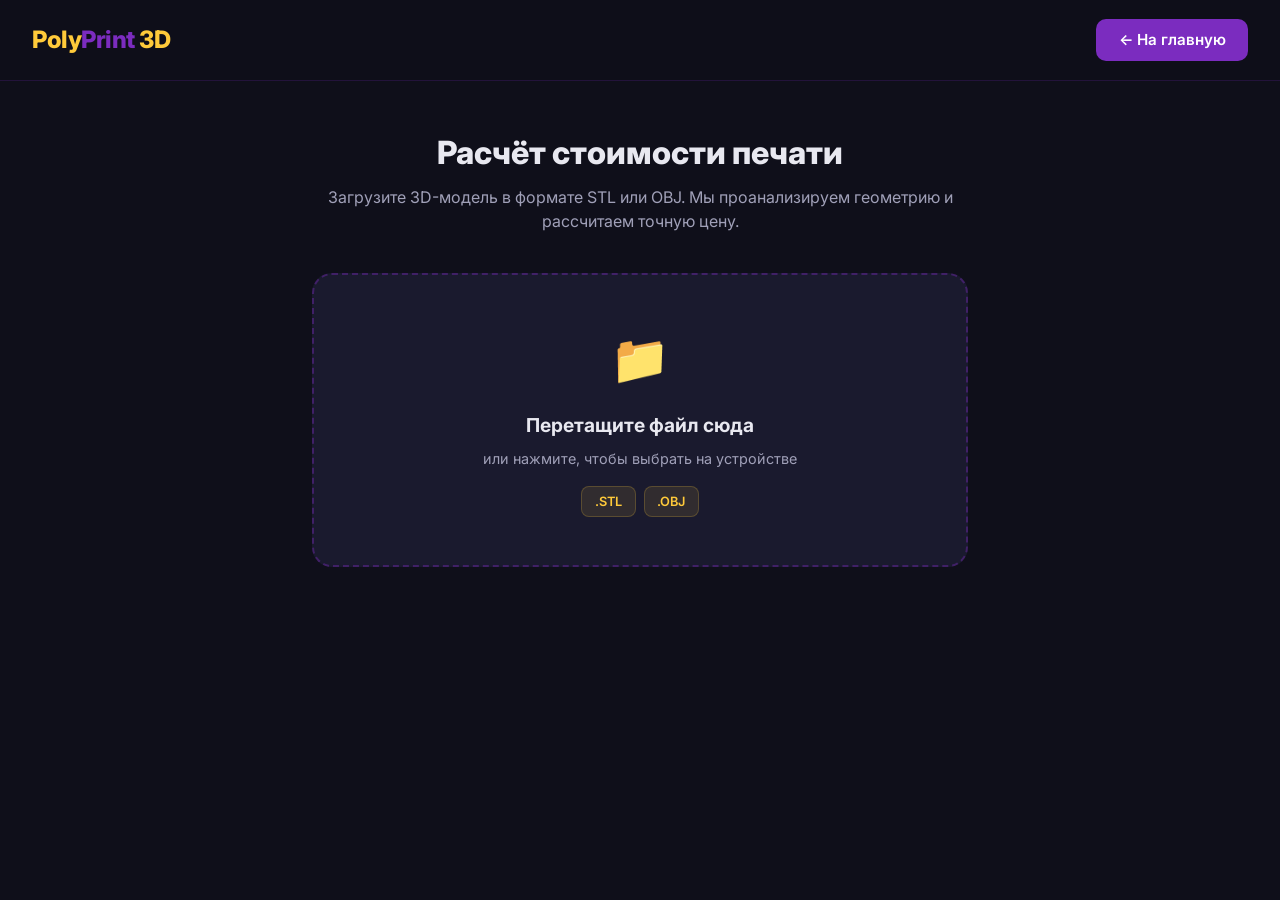
<file: calculator.html>
<!DOCTYPE html>
<html lang="ru">
<head>
  <meta charset="UTF-8">
  <meta name="viewport" content="width=device-width, initial-scale=1.0">
  <title>Калькулятор стоимости — PolyPrint 3D</title>
  <link href="https://fonts.googleapis.com/css2?family=Inter:wght@400;500;600;700;800&display=swap" rel="stylesheet">
  <style>
    :root {
      --primary: #7b2cbf;
      --accent: #ffca3a;
      --bg: #0f0f1a;
      --card: #1a1a2e;
      --card-hover: #252540;
      --text: #e8e8f0;
      --muted: #a0a0b8;
    }
    * { box-sizing: border-box; margin: 0; padding: 0; }
    body {
      background: var(--bg); font-family: 'Inter', system-ui, sans-serif;
      color: var(--text); line-height: 1.5; min-height: 100vh;
    }
    .nav {
      display: flex; align-items: center; justify-content: space-between;
      padding: 1.2rem 2rem; background: rgba(15,15,26,0.85);
      backdrop-filter: blur(12px); position: sticky; top: 0; z-index: 100;
      border-bottom: 1px solid rgba(123,44,191,0.2);
    }
    .logo { font-size: 1.5rem; font-weight: 800; color: var(--accent); letter-spacing: -0.5px; text-decoration: none; }
    .logo span { color: var(--primary); }
    .btn {
      padding: 0.6rem 1.4rem; border-radius: 10px; border: none; cursor: pointer;
      font-weight: 600; font-size: 0.95rem; transition: all 0.2s; font-family: inherit; text-decoration: none; display: inline-block;
    }
    .btn-primary { background: var(--primary); color: #fff; }
    .btn-primary:hover { background: #9b4fd9; transform: translateY(-2px); }
    .btn-accent { background: var(--accent); color: #1a1a2e; }
    .btn-accent:hover { background: #ffe082; transform: translateY(-2px); }

    .container { max-width: 960px; margin: 0 auto; padding: 2.5rem 2rem; }
    .page-title { font-size: 1.8rem; font-weight: 800; margin-bottom: 0.4rem; }
    .file-name { color: var(--accent); font-weight: 600; font-size: 1rem; margin-bottom: 2rem; }

    .grid { display: grid; grid-template-columns: 1fr 340px; gap: 2rem; }
    @media (max-width: 800px) { .grid { grid-template-columns: 1fr; } }

    .panel {
      background: var(--card); border-radius: 16px; padding: 1.8rem;
      border: 1px solid rgba(255,255,255,0.05);
    }
    .panel h3 { font-size: 1.1rem; margin-bottom: 1.2rem; display: flex; align-items: center; gap: 0.5rem; }

    .slider-group { margin-bottom: 1.5rem; }
    .slider-header { display: flex; justify-content: space-between; margin-bottom: 0.5rem; }
    .slider-label { font-size: 0.9rem; color: var(--muted); }
    .slider-value { font-weight: 700; color: var(--accent); font-size: 0.95rem; }
    input[type=range] {
      -webkit-appearance: none; width: 100%; height: 8px; border-radius: 4px;
      background: rgba(255,255,255,0.08); outline: none; cursor: pointer;
    }
    input[type=range]::-webkit-slider-thumb {
      -webkit-appearance: none; width: 22px; height: 22px; border-radius: 50%;
      background: var(--accent); border: 3px solid var(--bg);
      box-shadow: 0 2px 8px rgba(255,202,58,0.3); cursor: pointer; transition: transform 0.15s;
    }
    input[type=range]::-webkit-slider-thumb:hover { transform: scale(1.15); }
    input[type=range]::-moz-range-thumb {
      width: 22px; height: 22px; border-radius: 50%; background: var(--accent);
      border: 3px solid var(--bg); cursor: pointer;
    }
    .slider-hints { display: flex; justify-content: space-between; font-size: 0.75rem; color: var(--muted); margin-top: 0.3rem; }

    .materials { display: grid; grid-template-columns: repeat(2, 1fr); gap: 0.7rem; }
    .mat-card {
      padding: 1rem; border-radius: 12px; border: 2px solid rgba(255,255,255,0.06);
      background: rgba(255,255,255,0.02); cursor: pointer; transition: all 0.2s;
      display: flex; flex-direction: column; gap: 0.3rem;
    }
    .mat-card:hover { border-color: rgba(123,44,191,0.4); background: rgba(123,44,191,0.06); }
    .mat-card.active {
      border-color: var(--primary); background: rgba(123,44,191,0.12);
      box-shadow: 0 0 20px rgba(123,44,191,0.15);
    }
    .mat-name { font-weight: 700; font-size: 0.95rem; }
    .mat-price { font-size: 0.85rem; color: var(--muted); }
    .mat-price strong { color: var(--accent); }

    .summary {
      background: linear-gradient(135deg, rgba(123,44,191,0.2), rgba(255,202,58,0.08));
      border: 1px solid rgba(123,44,191,0.25); border-radius: 16px; padding: 1.5rem;
      position: sticky; top: 6rem;
    }
    .summary h3 { font-size: 1.1rem; margin-bottom: 1rem; text-align: center; }
    .sum-row { display: flex; justify-content: space-between; padding: 0.6rem 0; border-bottom: 1px solid rgba(255,255,255,0.06); font-size: 0.9rem; }
    .sum-row:last-child { border-bottom: none; }
    .sum-label { color: var(--muted); }
    .sum-value { font-weight: 600; }
    .sum-total {
      display: flex; justify-content: space-between; align-items: center;
      margin-top: 1rem; padding-top: 1rem; border-top: 2px solid rgba(255,202,58,0.2);
    }
    .sum-total-label { font-size: 1rem; font-weight: 700; }
    .sum-total-value { font-size: 1.8rem; font-weight: 800; color: var(--accent); }

    .time-estimate {
      background: rgba(255,202,58,0.08); border: 1px solid rgba(255,202,58,0.15);
      border-radius: 10px; padding: 0.8rem; margin-top: 1rem; font-size: 0.85rem;
      color: var(--muted); text-align: center;
    }
    .time-estimate strong { color: var(--accent); }

    .actions { margin-top: 1.5rem; display: flex; gap: 0.7rem; flex-direction: column; }
    .actions .btn { width: 100%; text-align: center; }

    .info-grid {
      display: grid; grid-template-columns: repeat(3, 1fr); gap: 1rem; margin-bottom: 2rem;
    }
    .info-cell {
      background: var(--card); border-radius: 12px; padding: 1rem; text-align: center;
      border: 1px solid rgba(255,255,255,0.05);
    }
    .info-cell .num { font-size: 1.3rem; font-weight: 800; color: var(--accent); }
    .info-cell .lbl { font-size: 0.8rem; color: var(--muted); margin-top: 0.2rem; }

    @media (max-width: 640px) {
      .page-title { font-size: 1.4rem; }
      .materials { grid-template-columns: 1fr; }
      .info-grid { grid-template-columns: 1fr; }
    }
  </style>
</head>
<body>

  <nav class="nav">
    <a href="index.html" class="logo">Poly<span>Print</span> 3D</a>
    <div style="display:flex;gap:0.6rem;">
      <a href="upload.html" class="btn btn-primary">← Новый файл</a>
      <a href="index.html" class="btn btn-primary" style="background:transparent;border:1px solid rgba(255,255,255,0.1);">Главная</a>
    </div>
  </nav>

  <div class="container">
    <h1 class="page-title">Калькулятор стоимости</h1>
    <div class="file-name" id="fileName">Загрузка...</div>

    <div class="info-grid" id="infoGrid"></div>

    <div class="grid">
      <div>
        <div class="panel" style="margin-bottom: 1.5rem;">
          <h3>⚙️ Параметры печати</h3>

          <div class="slider-group">
            <div class="slider-header">
              <span class="slider-label">Толщина стенки</span>
              <span class="slider-value" id="wallVal">1.2 мм</span>
            </div>
            <input type="range" id="wall" min="0.4" max="2.0" step="0.1" value="1.2">
            <div class="slider-hints"><span>0.4 мм</span><span>2.0 мм</span></div>
          </div>

          <div class="slider-group">
            <div class="slider-header">
              <span class="slider-label">Толщина дна и верха</span>
              <span class="slider-value" id="topVal">0.8 мм</span>
            </div>
            <input type="range" id="top" min="0.2" max="2.0" step="0.1" value="0.8">
            <div class="slider-hints"><span>0.2 мм</span><span>2.0 мм</span></div>
          </div>

          <div class="slider-group">
            <div class="slider-header">
              <span class="slider-label">Плотность заполнения (infill)</span>
              <span class="slider-value" id="infillVal">20%</span>
            </div>
            <input type="range" id="infill" min="0" max="100" step="5" value="20">
            <div class="slider-hints"><span>0%</span><span>100%</span></div>
          </div>
        </div>

        <div class="panel">
          <h3>🧪 Материал</h3>
          <div class="materials" id="materials"></div>
        </div>
      </div>

      <div class="summary">
        <h3>💰 Итоговый расчёт</h3>
        <div class="sum-row"><span class="sum-label">Объём модели</span><span class="sum-value" id="sVolume">—</span></div>
        <div class="sum-row"><span class="sum-label">Объём материала</span><span class="sum-value" id="sMatVol">—</span></div>
        <div class="sum-row"><span class="sum-label">Вес изделия</span><span class="sum-value" id="sWeight">—</span></div>
        <div class="sum-row"><span class="sum-label">Материал</span><span class="sum-value" id="sMat">—</span></div>
        <div class="sum-row"><span class="sum-label">Цена за грамм</span><span class="sum-value" id="sPricePer">—</span></div>

        <div class="sum-total">
          <span class="sum-total-label">Итого:</span>
          <span class="sum-total-value" id="sTotal">—</span>
        </div>

        <div class="time-estimate">
          ⏱ Примерное время печати: <strong id="sTime">—</strong>
        </div>

        <div class="actions">
          <button class="btn btn-accent" style="font-size:1rem;padding:0.9rem;" onclick="alert('Заказ оформлен! Мы свяжемся с вами для уточнения деталей.')">✅ Оформить заказ</button>
          <a href="upload.html" class="btn btn-primary">🔄 Рассчитать другую модель</a>
        </div>
      </div>
    </div>
  </div>

  <script>
    const materials = [
      { id: 'PLA', name: 'PLA', price: 5.5, density: 1.24, desc: 'Прочный, экологичный' },
      { id: 'PETG', name: 'PETG', price: 4.5, density: 1.27, desc: 'Гибкий, ударопрочный' },
      { id: 'ABS', name: 'ABS', price: 6.0, density: 1.04, desc: 'Термостойкий' },
      { id: 'TPU', name: 'TPU', price: 10.5, density: 1.21, desc: 'Резиноподобный' },
      { id: 'RESIN', name: 'Resin', price: 19.5, density: 1.10, desc: 'Фотополимер, детали' },
      { id: 'NYLON', name: 'Nylon', price: 14.5, density: 1.14, desc: 'Прочный, износостойкий' }
    ];

    let currentMat = 'PLA';
    let modelData = null;

    function init() {
      const raw = localStorage.getItem('pp3d_file');
      if (!raw) { window.location.href = 'upload.html'; return; }
      modelData = JSON.parse(raw);

      document.getElementById('fileName').textContent = '📁 ' + modelData.name;
      document.getElementById('infoGrid').innerHTML = `
        <div class="info-cell"><div class="num">${(modelData.volume/1000).toFixed(2)}</div><div class="lbl">см³ — объём</div></div>
        <div class="info-cell"><div class="num">${(modelData.area/100).toFixed(2)}</div><div class="lbl">см² — площадь</div></div>
        <div class="info-cell"><div class="num">${modelData.count.toLocaleString('ru')}</div><div class="lbl">треугольников</div></div>
      `;

      const matContainer = document.getElementById('materials');
      materials.forEach(m => {
        const div = document.createElement('div');
        div.className = 'mat-card' + (m.id === currentMat ? ' active' : '');
        div.innerHTML = `<div class="mat-name">${m.name}</div><div class="mat-price">${m.desc}<br><strong>${m.price} ₽/г</strong></div>`;
        div.onclick = () => selectMaterial(m.id);
        matContainer.appendChild(div);
      });

      ['wall','top','infill'].forEach(id => {
        document.getElementById(id).addEventListener('input', updateCalc);
      });

      updateCalc();
    }

    function selectMaterial(id) {
      currentMat = id;
      document.querySelectorAll('.mat-card').forEach((c, i) => {
        c.classList.toggle('active', materials[i].id === id);
      });
      updateCalc();
    }

    function updateCalc() {
      const wall = parseFloat(document.getElementById('wall').value);
      const top = parseFloat(document.getElementById('top').value);
      const infill = parseFloat(document.getElementById('infill').value);
      const mat = materials.find(m => m.id === currentMat);

      document.getElementById('wallVal').textContent = wall.toFixed(1) + ' мм';
      document.getElementById('topVal').textContent = top.toFixed(1) + ' мм';
      document.getElementById('infillVal').textContent = infill + '%';

      const V = modelData.volume; // mm³
      const A = modelData.area;   // mm²

      // Расчёт объёма материала
      const shellVolume = Math.min(A * wall, V * 0.95);
      const innerVolume = Math.max(0, V - shellVolume);
      const infillVolume = innerVolume * (infill / 100);
      const topBottomVolume = A * 0.12 * top * 2; // дно + верх ≈ 12% площади
      const totalVolume = shellVolume + infillVolume + topBottomVolume;

      const weight = totalVolume * mat.density / 1000; // граммы
      const price = weight * mat.price;

      // Эвристика времени печати: ~8 мм³/с для FDM, ~2 мм³/с для Resin
      const speed = mat.id === 'RESIN' ? 2.0 : 8.0;
      const seconds = totalVolume / speed;
      const hours = Math.floor(seconds / 3600);
      const mins = Math.floor((seconds % 3600) / 60);

      document.getElementById('sVolume').textContent = (V/1000).toFixed(2) + ' см³';
      document.getElementById('sMatVol').textContent = (totalVolume/1000).toFixed(2) + ' см³';
      document.getElementById('sWeight').textContent = weight.toFixed(1) + ' г';
      document.getElementById('sMat').textContent = mat.name;
      document.getElementById('sPricePer').textContent = mat.price + ' ₽/г';
      document.getElementById('sTotal').textContent = Math.round(price).toLocaleString('ru') + ' ₽';
      document.getElementById('sTime').textContent = hours + ' ч ' + mins + ' мин';
    }

    init();
  </script>

</body>
</html>
</file>
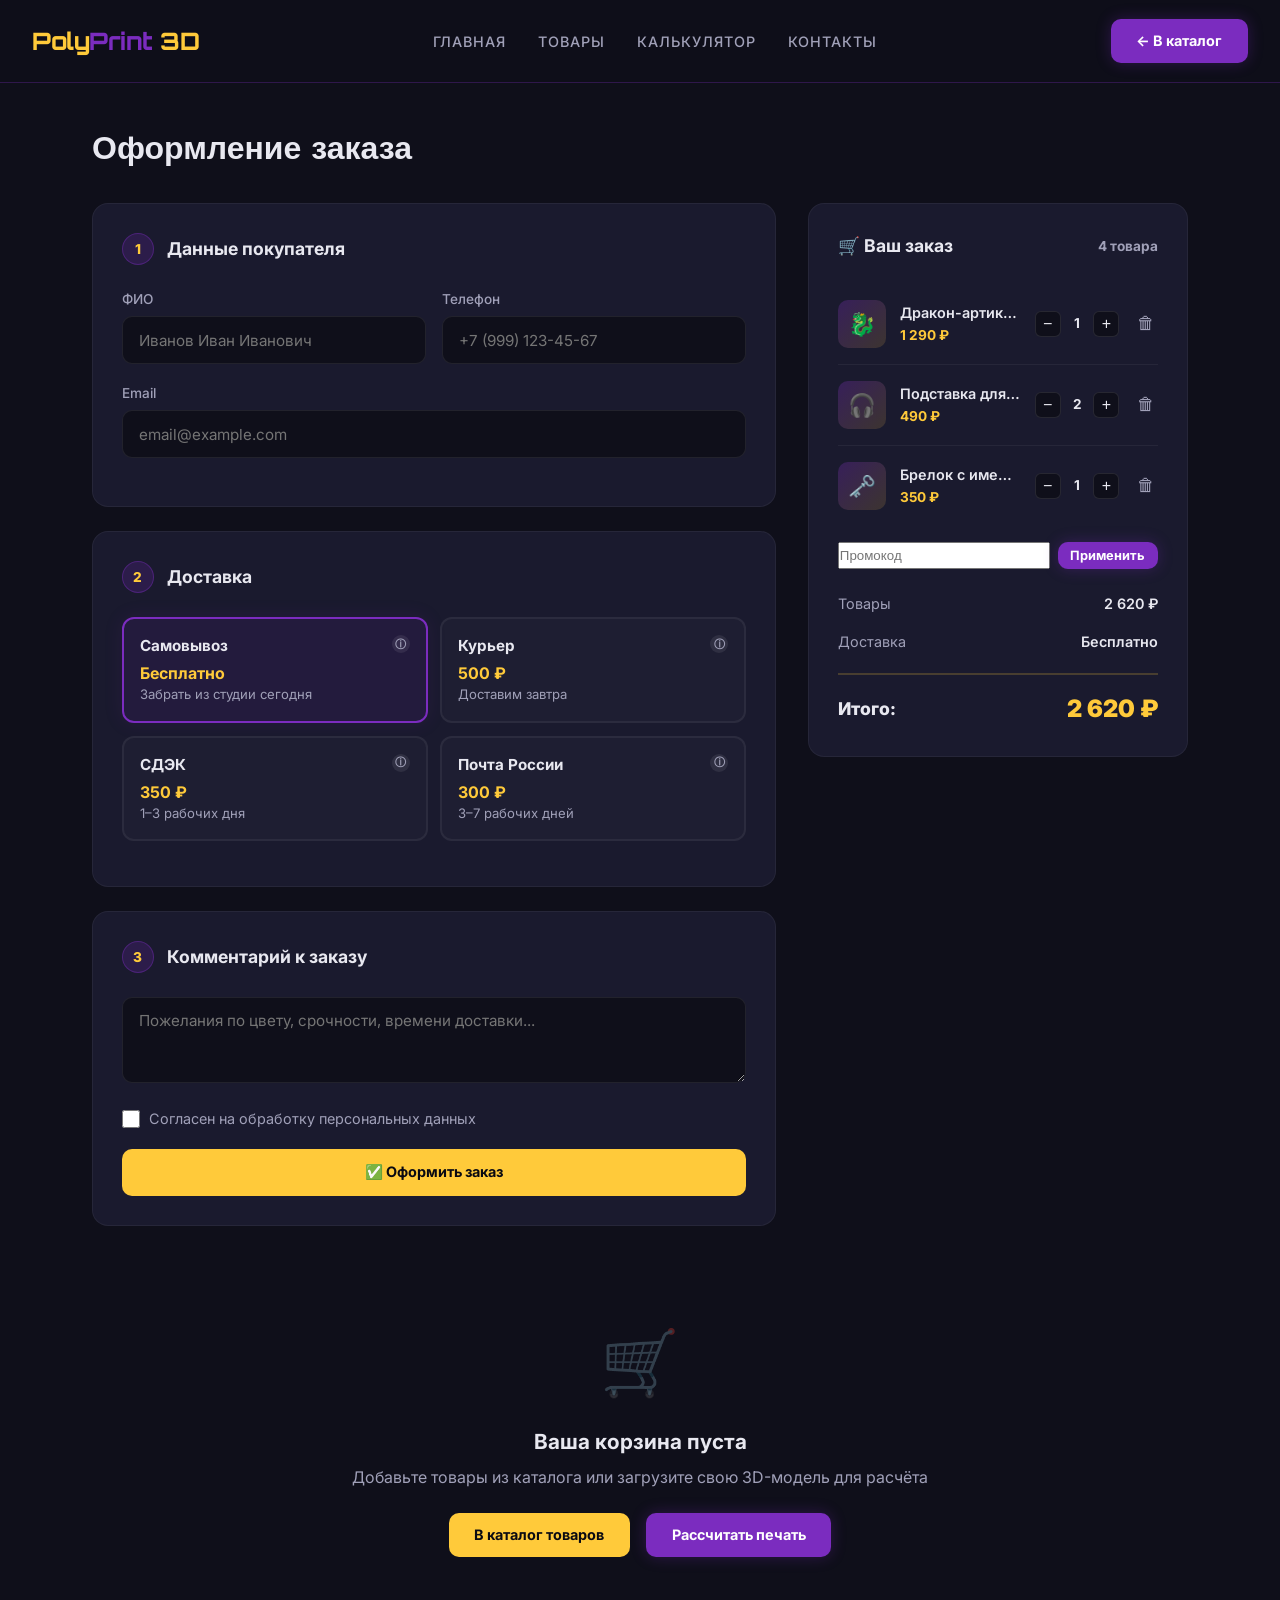
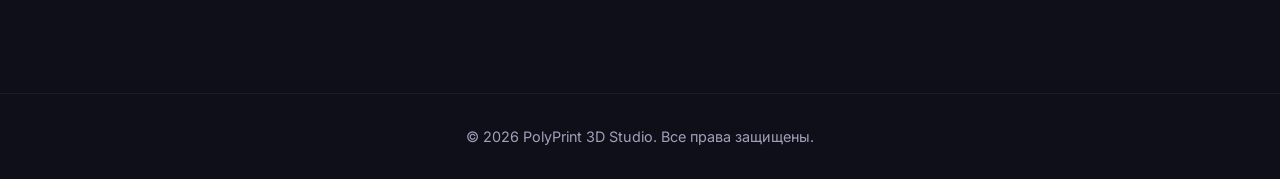
<file: cart.html>
<!DOCTYPE html>
<html lang="ru">
<head>
  <meta charset="UTF-8">
  <meta name="viewport" content="width=device-width, initial-scale=1.0">
  <title>Оформление заказа — PolyPrint 3D</title>
  <link href="https://fonts.googleapis.com/css2?family=Inter:wght@400;500;600;700;800&family=Orbitron:wght@500;700&display=swap" rel="stylesheet">
  <style>
    :root {
      --primary: #7b2cbf;
      --accent: #ffca3a;
      --bg: #0f0f1a;
      --card: #1a1a2e;
      --card-hover: #252540;
      --text: #e8e8f0;
      --muted: #a0a0b8;
      --success: #2ecc71;
      --danger: #e74c3c;
    }
    * { box-sizing: border-box; margin: 0; padding: 0; }
    body { background: var(--bg); font-family: 'Inter', system-ui, sans-serif; color: var(--text); line-height: 1.5; min-height: 100vh; }

    /* Nav */
    .nav {
      display: flex; align-items: center; justify-content: space-between;
      padding: 1.2rem 2rem; background: rgba(15,15,26,0.95);
      backdrop-filter: blur(12px); position: sticky; top: 0; z-index: 1000;
      border-bottom: 1px solid rgba(123,44,191,0.3);
    }
    .logo { font-size: 1.5rem; font-weight: 800; color: var(--accent); letter-spacing: -0.5px; text-decoration: none; font-family: 'Orbitron', sans-serif; }
    .logo span { color: var(--primary); }
    .nav-links { display: flex; gap: 2rem; list-style: none; }
    .nav-links a { color: var(--muted); text-decoration: none; font-weight: 500; transition: color 0.2s; font-size: 0.9rem; text-transform: uppercase; letter-spacing: 1px; }
    .nav-links a:hover, .nav-links a.active { color: var(--accent); text-shadow: 0 0 10px rgba(255,202,58,0.4); }
    .btn {
      padding: 0.7rem 1.6rem; border-radius: 10px; border: none; cursor: pointer;
      font-weight: 700; font-size: 0.9rem; transition: all 0.2s; font-family: inherit;
      text-decoration: none; display: inline-flex; align-items: center; justify-content: center; gap: 0.4rem;
    }
    .btn-primary { background: var(--primary); color: #fff; box-shadow: 0 0 15px rgba(123,44,191,0.3); }
    .btn-primary:hover { background: #9b4fd9; transform: translateY(-2px); box-shadow: 0 0 25px rgba(123,44,191,0.5); }
    .btn-accent { background: var(--accent); color: #0a0a12; }
    .btn-accent:hover { background: #ffe082; transform: translateY(-2px); box-shadow: 0 0 20px rgba(255,202,58,0.4); }
    .btn-outline { background: transparent; color: var(--muted); border: 1px solid rgba(255,255,255,0.1); }
    .btn-outline:hover { border-color: var(--primary); color: var(--text); }
    .btn-sm { padding: 0.4rem 0.8rem; font-size: 0.8rem; }

    /* Layout */
    .container { max-width: 1160px; margin: 0 auto; padding: 2.5rem 2rem; }
    .page-title { font-size: 2rem; font-weight: 800; margin-bottom: 2rem; font-family: 'Orbitron', sans-serif; }
    .order-grid { display: grid; grid-template-columns: 1fr 380px; gap: 2rem; align-items: start; }
    @media (max-width: 900px) { .order-grid { grid-template-columns: 1fr; } .nav-links { display: none; } }

    /* Cards */
    .panel {
      background: var(--card); border-radius: 16px; padding: 1.8rem;
      border: 1px solid rgba(255,255,255,0.05); margin-bottom: 1.5rem;
    }
    .panel-header {
      display: flex; align-items: center; gap: 0.8rem; margin-bottom: 1.5rem;
      font-size: 1.1rem; font-weight: 700;
    }
    .panel-num {
      width: 32px; height: 32px; border-radius: 50%; display: flex; align-items: center; justify-content: center;
      background: rgba(123,44,191,0.2); color: var(--accent); font-size: 0.85rem; font-weight: 800;
      border: 1px solid rgba(123,44,191,0.4);
    }

    /* Form */
    .form-group { margin-bottom: 1.2rem; }
    .form-group label { display: block; font-size: 0.85rem; color: var(--muted); margin-bottom: 0.4rem; font-weight: 500; }
    .form-group input, .form-group textarea, .form-group select {
      width: 100%; padding: 0.85rem 1rem; background: var(--bg);
      border: 1px solid rgba(255,255,255,0.08); border-radius: 10px;
      color: var(--text); font-size: 0.95rem; font-family: inherit; outline: none; transition: all 0.2s;
    }
    .form-group input:focus, .form-group textarea:focus, .form-group select:focus {
      border-color: var(--primary); box-shadow: 0 0 0 3px rgba(123,44,191,0.15);
    }
    .form-row { display: grid; grid-template-columns: 1fr 1fr; gap: 1rem; }
    @media (max-width: 500px) { .form-row { grid-template-columns: 1fr; } }

    /* Delivery options */
    .delivery-grid { display: grid; grid-template-columns: repeat(2, 1fr); gap: 0.8rem; margin-bottom: 1rem; }
    .delivery-card {
      position: relative; padding: 1rem; border-radius: 12px; border: 2px solid rgba(255,255,255,0.06);
      background: rgba(255,255,255,0.02); cursor: pointer; transition: all 0.2s;
    }
    .delivery-card:hover { border-color: rgba(123,44,191,0.3); }
    .delivery-card.active { border-color: var(--primary); background: rgba(123,44,191,0.1); box-shadow: 0 0 20px rgba(123,44,191,0.1); }
    .delivery-card input { position: absolute; opacity: 0; }
    .delivery-name { font-weight: 700; font-size: 0.95rem; margin-bottom: 0.2rem; display: flex; justify-content: space-between; }
    .delivery-price { color: var(--accent); font-weight: 700; }
    .delivery-desc { font-size: 0.82rem; color: var(--muted); }
    .delivery-info {
      display: inline-flex; align-items: center; justify-content: center; width: 18px; height: 18px;
      border-radius: 50%; background: rgba(255,255,255,0.08); color: var(--muted);
      font-size: 0.7rem; margin-left: 0.4rem; cursor: help;
    }

    /* Address block */
    .address-block { animation: fadeIn 0.3s ease; }
    @keyframes fadeIn { from { opacity: 0; transform: translateY(6px); } to { opacity: 1; transform: translateY(0); } }

    /* Cart sidebar */
    .cart-sidebar { position: sticky; top: 5rem; }
    .cart-item {
      display: flex; align-items: center; gap: 0.9rem; padding: 1rem 0;
      border-bottom: 1px solid rgba(255,255,255,0.05);
    }
    .cart-item:last-child { border-bottom: none; }
    .item-thumb {
      width: 48px; height: 48px; border-radius: 10px; flex-shrink: 0;
      background: linear-gradient(135deg, rgba(123,44,191,0.3), rgba(255,202,58,0.15));
      display: flex; align-items: center; justify-content: center; font-size: 1.4rem;
    }
    .item-info { flex: 1; min-width: 0; }
    .item-name { font-size: 0.9rem; font-weight: 600; white-space: nowrap; overflow: hidden; text-overflow: ellipsis; }
    .item-price { font-size: 0.85rem; color: var(--accent); font-weight: 700; margin-top: 0.1rem; }
    .item-qty { display: flex; align-items: center; gap: 0.4rem; }
    .qty-btn {
      width: 26px; height: 26px; border-radius: 6px; border: 1px solid rgba(255,255,255,0.1);
      background: var(--bg); color: var(--text); cursor: pointer; display: flex; align-items: center; justify-content: center;
      font-size: 1rem; line-height: 1; transition: all 0.15s;
    }
    .qty-btn:hover { border-color: var(--primary); color: var(--accent); }
    .qty-val { font-size: 0.85rem; font-weight: 700; min-width: 20px; text-align: center; }
    .item-remove {
      background: none; border: none; color: var(--muted); cursor: pointer; font-size: 1.1rem; padding: 0.2rem;
      transition: color 0.15s;
    }
    .item-remove:hover { color: var(--danger); }

    /* Summary */
    .summary-line { display: flex; justify-content: space-between; padding: 0.5rem 0; font-size: 0.9rem; }
    .summary-line .label { color: var(--muted); }
    .summary-line .value { font-weight: 600; }
    .summary-total {
      display: flex; justify-content: space-between; align-items: center;
      margin-top: 0.8rem; padding-top: 1rem; border-top: 2px solid rgba(255,202,58,0.2);
    }
    .summary-total .label { font-size: 1.1rem; font-weight: 800; }
    .summary-total .value { font-size: 1.5rem; font-weight: 900; color: var(--accent); }

    /* Promo */
    .promo-row { display: flex; gap: 0.5rem; margin: 1rem 0; }
    .promo-row input { flex: 1; }

    /* Empty state */
    .empty-cart { text-align: center; padding: 4rem 2rem; }
    .empty-cart-icon { font-size: 4rem; margin-bottom: 1rem; opacity: 0.3; }
    .empty-cart h3 { font-size: 1.3rem; margin-bottom: 0.5rem; }
    .empty-cart p { color: var(--muted); margin-bottom: 1.5rem; }

    /* Footer */
    .footer { text-align: center; padding: 2rem; color: var(--muted); font-size: 0.9rem; border-top: 1px solid rgba(255,255,255,0.05); margin-top: 2rem; }

    /* Checkbox custom */
    .checkbox-label { display: flex; align-items: center; gap: 0.6rem; cursor: pointer; font-size: 0.9rem; color: var(--muted); }
    .checkbox-label input { accent-color: var(--primary); width: 18px; height: 18px; }
  </style>
</head>
<body>

  <nav class="nav">
    <a href="index.html" class="logo">Poly<span>Print</span> 3D</a>
    <ul class="nav-links">
      <li><a href="index.html">Главная</a></li>
      <li><a href="products.html">Товары</a></li>
      <li><a href="upload.html">Калькулятор</a></li>
      <li><a href="index.html#contacts">Контакты</a></li>
    </ul>
    <a href="products.html" class="btn btn-primary">← В каталог</a>
  </nav>

  <div class="container">
    <h1 class="page-title">Оформление заказа</h1>

    <div id="orderContent">
      <div class="order-grid">
        <!-- ЛЕВАЯ КОЛОНКА: Форма -->
        <div class="order-form">
          <!-- Данные покупателя -->
          <div class="panel">
            <div class="panel-header"><div class="panel-num">1</div> Данные покупателя</div>
            <div class="form-row">
              <div class="form-group"><label>ФИО</label><input type="text" id="fio" placeholder="Иванов Иван Иванович"></div>
              <div class="form-group"><label>Телефон</label><input type="tel" id="phone" placeholder="+7 (999) 123-45-67"></div>
            </div>
            <div class="form-group"><label>Email</label><input type="email" id="email" placeholder="email@example.com"></div>
          </div>

          <!-- Доставка -->
          <div class="panel">
            <div class="panel-header"><div class="panel-num">2</div> Доставка</div>
            <div class="delivery-grid">
              <label class="delivery-card active" onclick="selectDelivery(this, 0)">
                <input type="radio" name="delivery" value="pickup" checked>
                <div class="delivery-name">Самовывоз <span class="delivery-info" title="г. Москва, ул. Печатников, 12">ⓘ</span></div>
                <div class="delivery-price">Бесплатно</div>
                <div class="delivery-desc">Забрать из студии сегодня</div>
              </label>
              <label class="delivery-card" onclick="selectDelivery(this, 500)">
                <input type="radio" name="delivery" value="courier">
                <div class="delivery-name">Курьер <span class="delivery-info" title="Доставка по Москве в пределах МКАД">ⓘ</span></div>
                <div class="delivery-price">500 ₽</div>
                <div class="delivery-desc">Доставим завтра</div>
              </label>
              <label class="delivery-card" onclick="selectDelivery(this, 350)">
                <input type="radio" name="delivery" value="cdek">
                <div class="delivery-name">СДЭК <span class="delivery-info" title="До пункта выдачи">ⓘ</span></div>
                <div class="delivery-price">350 ₽</div>
                <div class="delivery-desc">1–3 рабочих дня</div>
              </label>
              <label class="delivery-card" onclick="selectDelivery(this, 300)">
                <input type="radio" name="delivery" value="post">
                <div class="delivery-name">Почта России <span class="delivery-info" title="EMS доставка">ⓘ</span></div>
                <div class="delivery-price">300 ₽</div>
                <div class="delivery-desc">3–7 рабочих дней</div>
              </label>
            </div>

            <!-- Адрес (показывается если не самовывоз) -->
            <div class="address-block" id="addressBlock" style="display:none;">
              <div class="form-row">
                <div class="form-group"><label>Город</label><input type="text" id="city" placeholder="Москва"></div>
                <div class="form-group"><label>Улица</label><input type="text" id="street" placeholder="Арбат"></div>
              </div>
              <div class="form-row">
                <div class="form-group"><label>Дом / Корпус</label><input type="text" id="house" placeholder="10 к2"></div>
                <div class="form-group"><label>Квартира / Офис</label><input type="text" id="apt" placeholder="42"></div>
              </div>
            </div>
          </div>

          <!-- Комментарий -->
          <div class="panel">
            <div class="panel-header"><div class="panel-num">3</div> Комментарий к заказу</div>
            <div class="form-group">
              <textarea id="comment" rows="3" placeholder="Пожелания по цвету, срочности, времени доставки..."></textarea>
            </div>
            <label class="checkbox-label" style="margin-top:0.5rem;">
              <input type="checkbox" id="agree">
              <span>Согласен на обработку персональных данных</span>
            </label>
            <button class="btn btn-accent" style="width:100%; margin-top:1.2rem; padding:0.9rem;" onclick="submitOrder()">✅ Оформить заказ</button>
          </div>
        </div>

        <!-- ПРАВАЯ КОЛОНКА: Корзина -->
        <div class="cart-sidebar">
          <div class="panel">
            <div class="panel-header" style="justify-content:space-between;">
              <span>🛒 Ваш заказ</span>
              <span style="font-size:0.85rem;color:var(--muted);" id="cartQtyTop">0 товаров</span>
            </div>
            <div id="cartItems"></div>

            <!-- Промокод -->
            <div class="promo-row">
              <input type="text" id="promoInput" placeholder="Промокод">
              <button class="btn btn-primary btn-sm" onclick="applyPromo()">Применить</button>
            </div>
            <div id="promoMessage" style="font-size:0.8rem;color:var(--success);margin-bottom:0.5rem;display:none;"></div>

            <!-- Итоги -->
            <div class="summary-line"><span class="label">Товары</span><span class="value" id="sumItems">0 ₽</span></div>
            <div class="summary-line"><span class="label">Доставка</span><span class="value" id="sumDelivery">0 ₽</span></div>
            <div class="summary-line" id="discountRow" style="display:none;color:var(--success);"><span class="label">Скидка</span><span class="value" id="sumDiscount">-0 ₽</span></div>
            <div class="summary-total"><span class="label">Итого:</span><span class="value" id="sumTotal">0 ₽</span></div>
          </div>
        </div>
      </div>
    </div>

    <!-- Пустая корзина (скрыта по умолчанию) -->
    <div class="empty-cart hidden" id="emptyCart">
      <div class="empty-cart-icon">🛒</div>
      <h3>Ваша корзина пуста</h3>
      <p>Добавьте товары из каталога или загрузите свою 3D-модель для расчёта</p>
      <div style="display:flex;gap:1rem;justify-content:center;flex-wrap:wrap;">
        <a href="products.html" class="btn btn-accent">В каталог товаров</a>
        <a href="upload.html" class="btn btn-primary">Рассчитать печать</a>
      </div>
    </div>
  </div>

  <footer class="footer">© 2026 PolyPrint 3D Studio. Все права защищены.</footer>

  <script>
    /* ═══════════════════════════════════════════════════════
       ║  ДЕМО-ТОВАРЫ (если корзина пуста)                   ║
       ╚══════════════════════════════════════════════════════ */
    const DEMO_CART = [
      { name: 'Дракон-артикулятор', price: 1290, icon: '🐉', qty: 1 },
      { name: 'Подставка для наушников', price: 490, icon: '🎧', qty: 2 },
      { name: 'Брелок с именем', price: 350, icon: '🗝️', qty: 1 },
    ];

    let cart = [];
    let deliveryCost = 0;
    let discount = 0;
    const PROMOS = { 'POLY10': 0.10, '3DPRINT': 0.15, 'START': 0.05 };

    function init() {
      const saved = localStorage.getItem('pp3d_cart');
      cart = saved ? JSON.parse(saved) : DEMO_CART;
      if (cart.length === 0) {
        document.getElementById('orderContent').classList.add('hidden');
        document.getElementById('emptyCart').classList.remove('hidden');
        return;
      }
      renderCart();
      updateSummary();
    }

    function renderCart() {
      const container = document.getElementById('cartItems');
      if (cart.length === 0) { container.innerHTML = ''; return; }
      container.innerHTML = cart.map((item, i) => `
        <div class="cart-item">
          <div class="item-thumb">${item.icon || '📦'}</div>
          <div class="item-info">
            <div class="item-name">${item.name}</div>
            <div class="item-price">${formatPrice(item.price)} ₽</div>
          </div>
          <div class="item-qty">
            <button class="qty-btn" onclick="changeQty(${i}, -1)">−</button>
            <span class="qty-val">${item.qty}</span>
            <button class="qty-btn" onclick="changeQty(${i}, 1)">+</button>
          </div>
          <button class="item-remove" onclick="removeItem(${i})" title="Удалить">🗑</button>
        </div>
      `).join('');
      const totalQty = cart.reduce((s, i) => s + i.qty, 0);
      document.getElementById('cartQtyTop').textContent = totalQty + ' ' + pluralize(totalQty, 'товар', 'товара', 'товаров');
    }

    function changeQty(idx, delta) {
      cart[idx].qty += delta;
      if (cart[idx].qty < 1) cart[idx].qty = 1;
      saveCart(); renderCart(); updateSummary();
    }
    function removeItem(idx) {
      cart.splice(idx, 1);
      saveCart(); renderCart(); updateSummary();
      if (cart.length === 0) location.reload();
    }
    function saveCart() { localStorage.setItem('pp3d_cart', JSON.stringify(cart)); }

    function selectDelivery(el, cost) {
      document.querySelectorAll('.delivery-card').forEach(c => c.classList.remove('active'));
      el.classList.add('active');
      el.querySelector('input').checked = true;
      deliveryCost = cost;
      const addr = document.getElementById('addressBlock');
      addr.style.display = cost === 0 ? 'none' : 'block';
      updateSummary();
    }

    function updateSummary() {
      const itemsSum = cart.reduce((s, i) => s + i.price * i.qty, 0);
      const discountSum = Math.round(itemsSum * discount);
      const total = itemsSum - discountSum + deliveryCost;

      document.getElementById('sumItems').textContent = formatPrice(itemsSum) + ' ₽';
      document.getElementById('sumDelivery').textContent = deliveryCost === 0 ? 'Бесплатно' : formatPrice(deliveryCost) + ' ₽';
      document.getElementById('sumTotal').textContent = formatPrice(total) + ' ₽';

      const dRow = document.getElementById('discountRow');
      if (discount > 0) { dRow.style.display = 'flex'; document.getElementById('sumDiscount').textContent = '-' + formatPrice(discountSum) + ' ₽'; }
      else dRow.style.display = 'none';
    }

    function applyPromo() {
      const code = document.getElementById('promoInput').value.trim().toUpperCase();
      const msg = document.getElementById('promoMessage');
      if (PROMOS[code]) {
        discount = PROMOS[code];
        msg.textContent = `Промокод ${code} применён! Скидка ${(discount*100).toFixed(0)}%`;
        msg.style.color = 'var(--success)'; msg.style.display = 'block';
      } else {
        discount = 0;
        msg.textContent = 'Промокод не найден'; msg.style.color = 'var(--danger)'; msg.style.display = 'block';
      }
      updateSummary();
    }

    function submitOrder() {
      const fio = document.getElementById('fio').value.trim();
      const phone = document.getElementById('phone').value.trim();
      const email = document.getElementById('email').value.trim();
      const agree = document.getElementById('agree').checked;

      if (!fio || !phone || !email) { alert('Заполните контактные данные'); return; }
      if (!agree) { alert('Подтвердите согласие на обработку данных'); return; }

      const delivery = document.querySelector('input[name="delivery"]:checked').value;
      if (delivery !== 'pickup') {
        if (!document.getElementById('city').value.trim() || !document.getElementById('street').value.trim()) {
          alert('Укажите адрес доставки'); return;
        }
      }

      const total = document.getElementById('sumTotal').textContent;
      alert(`✅ Заказ оформлен!\n\nСумма: ${total}\n\nМы свяжемся с вами в ближайшее время.`);
      localStorage.removeItem('pp3d_cart');
      location.reload();
    }

    function formatPrice(n) { return n.toLocaleString('ru-RU'); }
    function pluralize(n, f, s, t) { const a = Math.abs(n) % 100, b = a % 10; return a > 10 && a < 20 ? t : b > 1 && b < 5 ? s : b === 1 ? f : t; }

    init();
  </script>
</body>
</html>
</file>
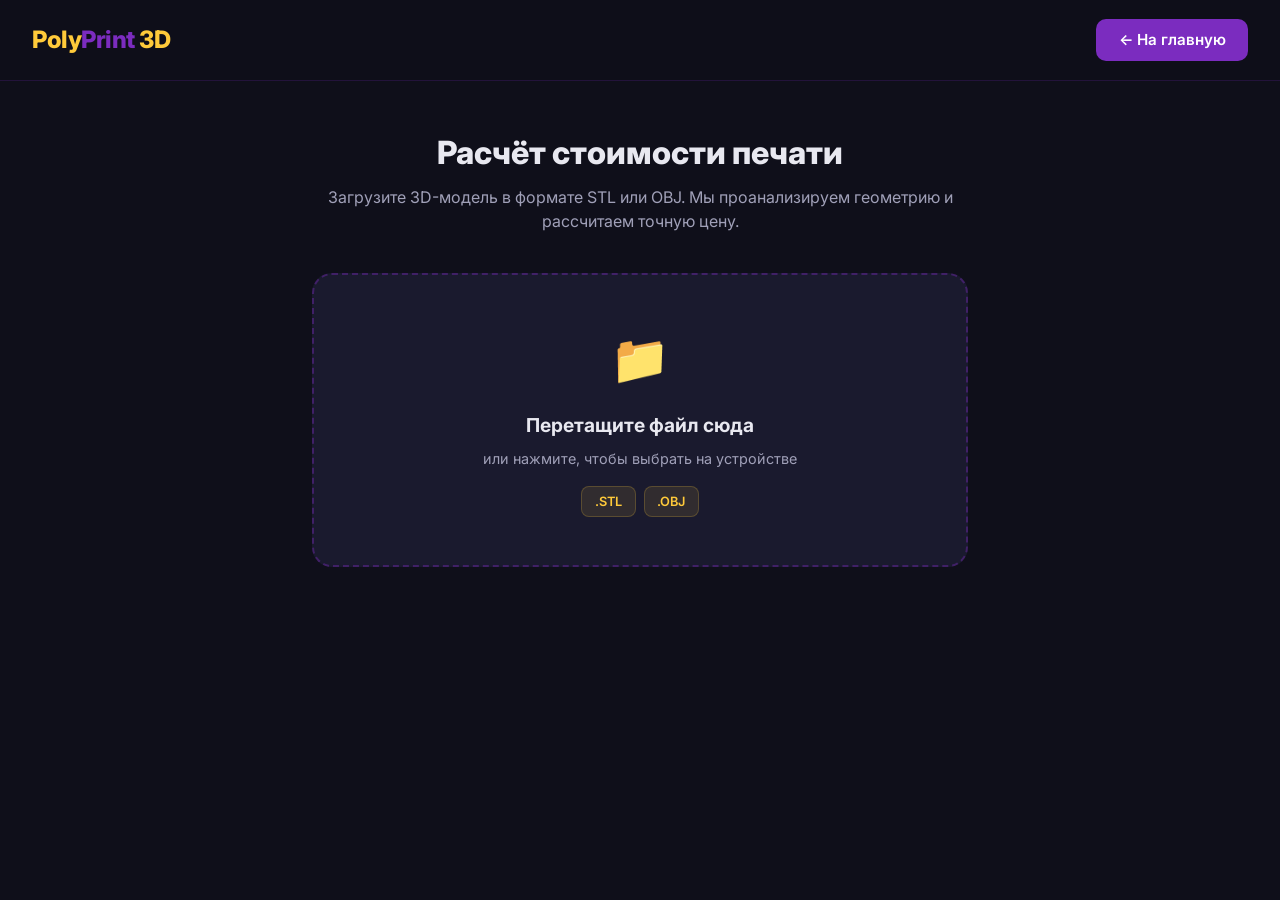
<file: upload.html>
<!DOCTYPE html>
<html lang="ru">
<head>
  <meta charset="UTF-8">
  <meta name="viewport" content="width=device-width, initial-scale=1.0">
  <title>Загрузка 3D-модели — PolyPrint 3D</title>
  <link href="https://fonts.googleapis.com/css2?family=Inter:wght@400;500;600;700;800&display=swap" rel="stylesheet">
  <style>
    :root {
      --primary: #7b2cbf;
      --accent: #ffca3a;
      --bg: #0f0f1a;
      --card: #1a1a2e;
      --card-hover: #252540;
      --text: #e8e8f0;
      --muted: #a0a0b8;
    }
    * { box-sizing: border-box; margin: 0; padding: 0; }
    body {
      background: var(--bg); font-family: 'Inter', system-ui, sans-serif;
      color: var(--text); line-height: 1.5; min-height: 100vh;
    }
    .nav {
      display: flex; align-items: center; justify-content: space-between;
      padding: 1.2rem 2rem; background: rgba(15,15,26,0.85);
      backdrop-filter: blur(12px); position: sticky; top: 0; z-index: 100;
      border-bottom: 1px solid rgba(123,44,191,0.2);
    }
    .logo { font-size: 1.5rem; font-weight: 800; color: var(--accent); letter-spacing: -0.5px; text-decoration: none; }
    .logo span { color: var(--primary); }
    .btn {
      padding: 0.6rem 1.4rem; border-radius: 10px; border: none; cursor: pointer;
      font-weight: 600; font-size: 0.95rem; transition: all 0.2s; font-family: inherit; text-decoration: none; display: inline-block;
    }
    .btn-primary { background: var(--primary); color: #fff; }
    .btn-primary:hover { background: #9b4fd9; transform: translateY(-2px); }
    .btn-accent { background: var(--accent); color: #1a1a2e; }
    .btn-accent:hover { background: #ffe082; transform: translateY(-2px); }
    .btn:disabled { opacity: 0.5; cursor: not-allowed; transform: none !important; }

    .container { max-width: 720px; margin: 0 auto; padding: 3rem 2rem; }
    .page-title { font-size: 2rem; font-weight: 800; text-align: center; margin-bottom: 0.5rem; }
    .page-sub { color: var(--muted); text-align: center; margin-bottom: 2.5rem; }

    .dropzone {
      border: 2px dashed rgba(123,44,191,0.4); border-radius: 20px;
      padding: 3rem 2rem; text-align: center; background: var(--card);
      transition: all 0.3s; cursor: pointer; position: relative;
    }
    .dropzone:hover, .dropzone.dragover {
      border-color: var(--accent); background: rgba(123,44,191,0.08);
      box-shadow: 0 0 40px rgba(123,44,191,0.1);
    }
    .dropzone-icon { font-size: 3rem; margin-bottom: 1rem; }
    .dropzone h3 { font-size: 1.2rem; margin-bottom: 0.5rem; }
    .dropzone p { color: var(--muted); font-size: 0.9rem; }
    .dropzone input { position: absolute; inset: 0; opacity: 0; cursor: pointer; }
    .formats {
      display: flex; gap: 0.5rem; justify-content: center; margin-top: 1rem;
    }
    .format-chip {
      padding: 0.3rem 0.8rem; border-radius: 8px; font-size: 0.8rem; font-weight: 600;
      background: rgba(255,202,58,0.1); color: var(--accent); border: 1px solid rgba(255,202,58,0.2);
    }

    .file-info {
      background: var(--card); border-radius: 16px; padding: 1.5rem;
      margin-top: 1.5rem; border: 1px solid rgba(255,255,255,0.05);
      animation: slideUp 0.4s ease;
    }
    @keyframes slideUp { from { opacity: 0; transform: translateY(10px); } to { opacity: 1; transform: translateY(0); } }
    .file-info h4 { color: var(--accent); margin-bottom: 1rem; font-size: 1rem; }
    .info-row { display: flex; justify-content: space-between; padding: 0.6rem 0; border-bottom: 1px solid rgba(255,255,255,0.05); }
    .info-row:last-child { border-bottom: none; }
    .info-label { color: var(--muted); font-size: 0.9rem; }
    .info-value { font-weight: 700; font-size: 0.95rem; }

    .actions { display: flex; gap: 1rem; margin-top: 1.5rem; flex-wrap: wrap; }
    .spinner {
      display: none; width: 18px; height: 18px; border: 2px solid rgba(255,255,255,0.2);
      border-top-color: var(--accent); border-radius: 50%; animation: spin 0.8s linear infinite;
      margin-right: 0.5rem; vertical-align: middle;
    }
    @keyframes spin { to { transform: rotate(360deg); } }

    .error {
      background: rgba(231,76,60,0.1); border: 1px solid rgba(231,76,60,0.3);
      color: #e74c3c; padding: 1rem; border-radius: 12px; margin-top: 1rem; font-size: 0.9rem;
    }

    @media (max-width: 640px) {
      .page-title { font-size: 1.6rem; }
      .dropzone { padding: 2rem 1rem; }
    }
  </style>
</head>
<body>

  <nav class="nav">
    <a href="index.html" class="logo">Poly<span>Print</span> 3D</a>
    <a href="index.html" class="btn btn-primary">← На главную</a>
  </nav>

  <div class="container">
    <h1 class="page-title">Расчёт стоимости печати</h1>
    <p class="page-sub">Загрузите 3D-модель в формате STL или OBJ. Мы проанализируем геометрию и рассчитаем точную цену.</p>

    <div class="dropzone" id="dropzone">
      <input type="file" id="fileInput" accept=".stl,.obj">
      <div class="dropzone-icon">📁</div>
      <h3>Перетащите файл сюда</h3>
      <p>или нажмите, чтобы выбрать на устройстве</p>
      <div class="formats">
        <span class="format-chip">.STL</span>
        <span class="format-chip">.OBJ</span>
      </div>
    </div>

    <div id="errorBox"></div>
    <div id="fileInfo"></div>
  </div>

  <script>
    const dropzone = document.getElementById('dropzone');
    const fileInput = document.getElementById('fileInput');
    const errorBox = document.getElementById('errorBox');
    const fileInfo = document.getElementById('fileInfo');

    dropzone.addEventListener('dragover', (e) => { e.preventDefault(); dropzone.classList.add('dragover'); });
    dropzone.addEventListener('dragleave', () => dropzone.classList.remove('dragover'));
    dropzone.addEventListener('drop', (e) => {
      e.preventDefault(); dropzone.classList.remove('dragover');
      if (e.dataTransfer.files.length) handleFile(e.dataTransfer.files[0]);
    });
    fileInput.addEventListener('change', (e) => { if (e.target.files.length) handleFile(e.target.files[0]); });

    function showError(msg) {
      errorBox.innerHTML = `<div class="error">⚠️ ${msg}</div>`;
      fileInfo.innerHTML = '';
    }
    function clearError() { errorBox.innerHTML = ''; }

    function handleFile(file) {
      clearError();
      const name = file.name.toLowerCase();
      if (!name.endsWith('.stl') && !name.endsWith('.obj')) {
        showError('Поддерживаются только файлы .STL и .OBJ'); return;
      }
      if (file.size > 50 * 1024 * 1024) {
        showError('Файл слишком большой (макс. 50 МБ)'); return;
      }

      const reader = new FileReader();
      reader.onload = (e) => {
        try {
          const result = name.endsWith('.stl') ? parseSTL(e.target.result) : parseOBJ(e.target.result);
          if (!result || result.volume <= 0) throw new Error('Не удалось определить объём модели');
          showFileInfo(file.name, result);
        } catch (err) {
          showError('Ошибка чтения файла: ' + err.message);
        }
      };
      if (name.endsWith('.stl')) reader.readAsArrayBuffer(file);
      else reader.readAsText(file);
    }

    function parseSTL(buffer) {
      const arr = new Uint8Array(buffer);
      const isBinary = !((arr[0]===115 && arr[1]===111 && arr[2]===108) || (arr[0]===83 && arr[1]===79 && arr[2]===76));
      if (isBinary) return parseBinarySTL(buffer);
      return parseTextSTL(new TextDecoder().decode(buffer));
    }

    function parseBinarySTL(buffer) {
      const view = new DataView(buffer);
      const num = view.getUint32(80, true);
      let volume = 0, area = 0;
      let offset = 84;
      for (let i = 0; i < num; i++) {
        const v0 = [view.getFloat32(offset+12,true), view.getFloat32(offset+16,true), view.getFloat32(offset+20,true)];
        const v1 = [view.getFloat32(offset+24,true), view.getFloat32(offset+28,true), view.getFloat32(offset+32,true)];
        const v2 = [view.getFloat32(offset+36,true), view.getFloat32(offset+40,true), view.getFloat32(offset+44,true)];
        volume += tetrahedronVolume(v0, v1, v2);
        area += triangleArea(v0, v1, v2);
        offset += 50;
      }
      return { volume: Math.abs(volume), area, count: num };
    }

    function parseTextSTL(text) {
      const verts = [];
      const lines = text.split(/\r?\n/);
      for (const line of lines) {
        const t = line.trim();
        if (t.startsWith('vertex ')) {
          const p = t.split(/\s+/);
          verts.push([parseFloat(p[1]), parseFloat(p[2]), parseFloat(p[3])]);
        }
      }
      let volume = 0, area = 0;
      for (let i = 0; i < verts.length; i += 3) {
        if (i+2 >= verts.length) break;
        volume += tetrahedronVolume(verts[i], verts[i+1], verts[i+2]);
        area += triangleArea(verts[i], verts[i+1], verts[i+2]);
      }
      return { volume: Math.abs(volume), area, count: verts.length/3 };
    }

    function parseOBJ(text) {
      const verts = [];
      const faces = [];
      for (const line of text.split(/\r?\n/)) {
        const t = line.trim();
        if (t.startsWith('v ')) {
          const p = t.split(/\s+/);
          verts.push([parseFloat(p[1]), parseFloat(p[2]), parseFloat(p[3])]);
        } else if (t.startsWith('f ')) {
          const idx = t.split(/\s+/).slice(1).map(s => parseInt(s.split('/')[0]) - 1);
          faces.push(idx);
        }
      }
      let volume = 0, area = 0, triCount = 0;
      for (const face of faces) {
        for (let i = 1; i < face.length - 1; i++) {
          const v0 = verts[face[0]], v1 = verts[face[i]], v2 = verts[face[i+1]];
          if (!v0 || !v1 || !v2) continue;
          volume += tetrahedronVolume(v0, v1, v2);
          area += triangleArea(v0, v1, v2);
          triCount++;
        }
      }
      return { volume: Math.abs(volume), area, count: triCount || faces.length };
    }

    function cross(a,b){return[a[1]*b[2]-a[2]*b[1],a[2]*b[0]-a[0]*b[2],a[0]*b[1]-a[1]*b[0]];}
    function dot(a,b){return a[0]*b[0]+a[1]*b[1]+a[2]*b[2];}
    function sub(a,b){return[a[0]-b[0],a[1]-b[1],a[2]-b[2]];}
    function triangleArea(v0,v1,v2){
      const c=cross(sub(v1,v0),sub(v2,v0));
      return Math.sqrt(c[0]*c[0]+c[1]*c[1]+c[2]*c[2])*0.5;
    }
    function tetrahedronVolume(v0,v1,v2){
      return Math.abs(dot(v0,cross(v1,v2)))/6.0;
    }

    function showFileInfo(name, data) {
      localStorage.setItem('pp3d_file', JSON.stringify({
        name, volume: data.volume, area: data.area, count: data.count
      }));
      fileInfo.innerHTML = `
        <div class="file-info">
          <h4>📊 Анализ модели: ${name}</h4>
          <div class="info-row"><span class="info-label">Объём модели</span><span class="info-value">${(data.volume/1000).toFixed(2)} см³</span></div>
          <div class="info-row"><span class="info-label">Площадь поверхности</span><span class="info-value">${(data.area/100).toFixed(2)} см²</span></div>
          <div class="info-row"><span class="info-label">Треугольников / граней</span><span class="info-value">${data.count.toLocaleString('ru')}</span></div>
          <div class="actions">
            <a href="calculator.html" class="btn btn-accent" style="font-size:1rem;padding:0.8rem 2rem;">🧮 Рассчитать стоимость</a>
            <button class="btn btn-primary" onclick="document.getElementById('fileInput').click()">🔄 Загрузить другой файл</button>
          </div>
        </div>
      `;
    }
  </script>

</body>
</html>
</file>
